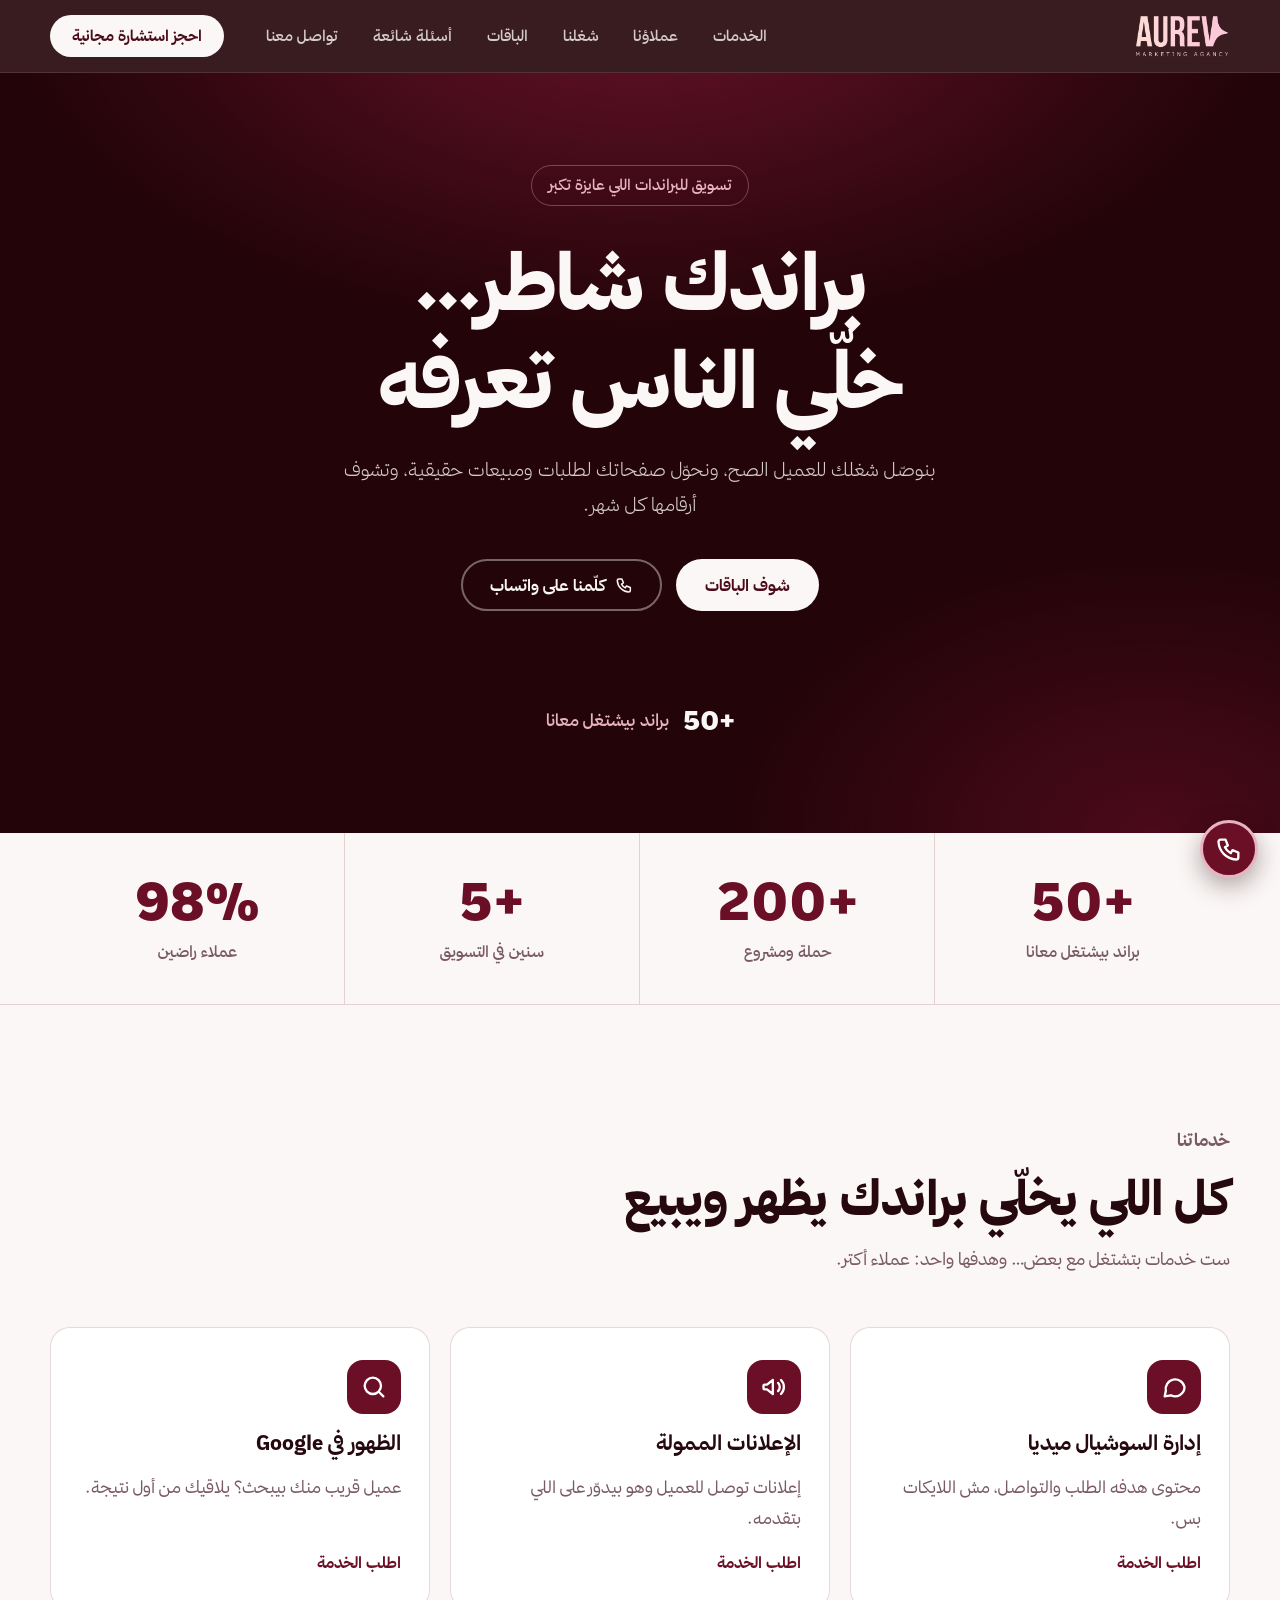
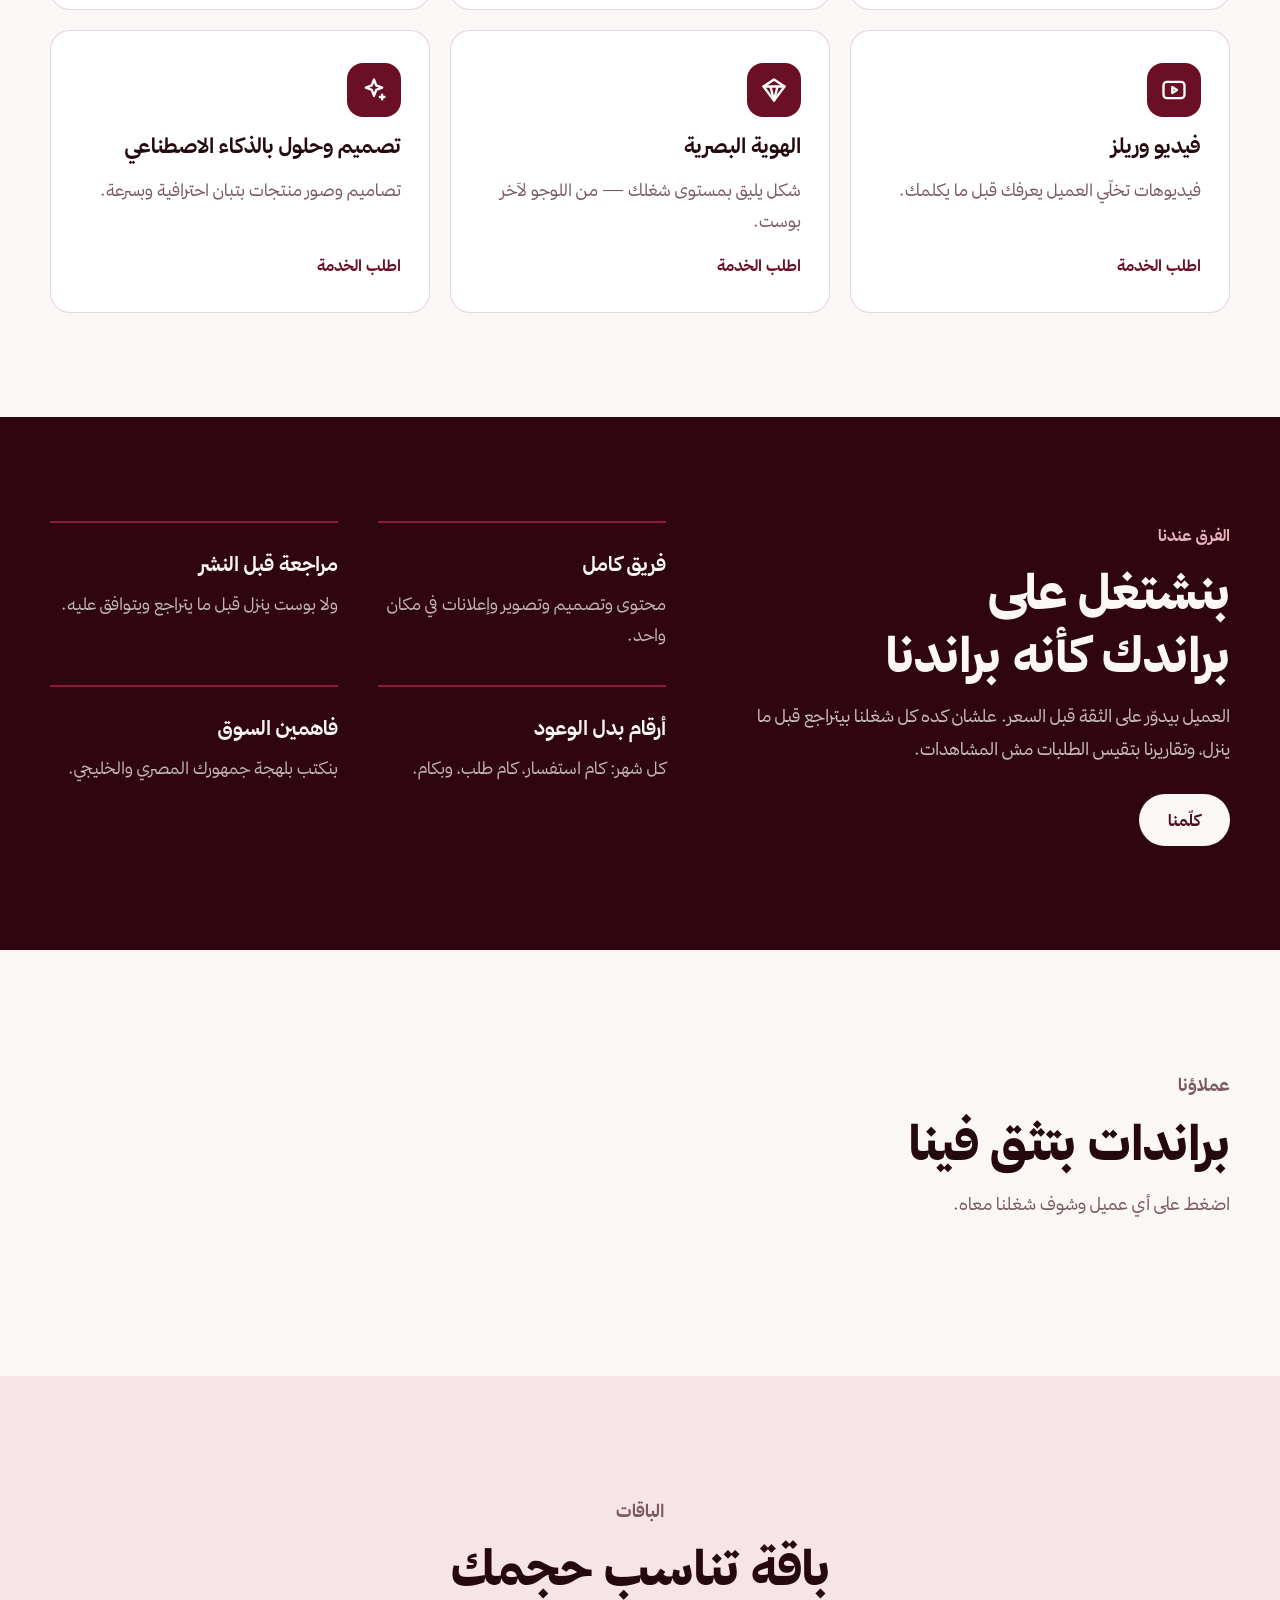
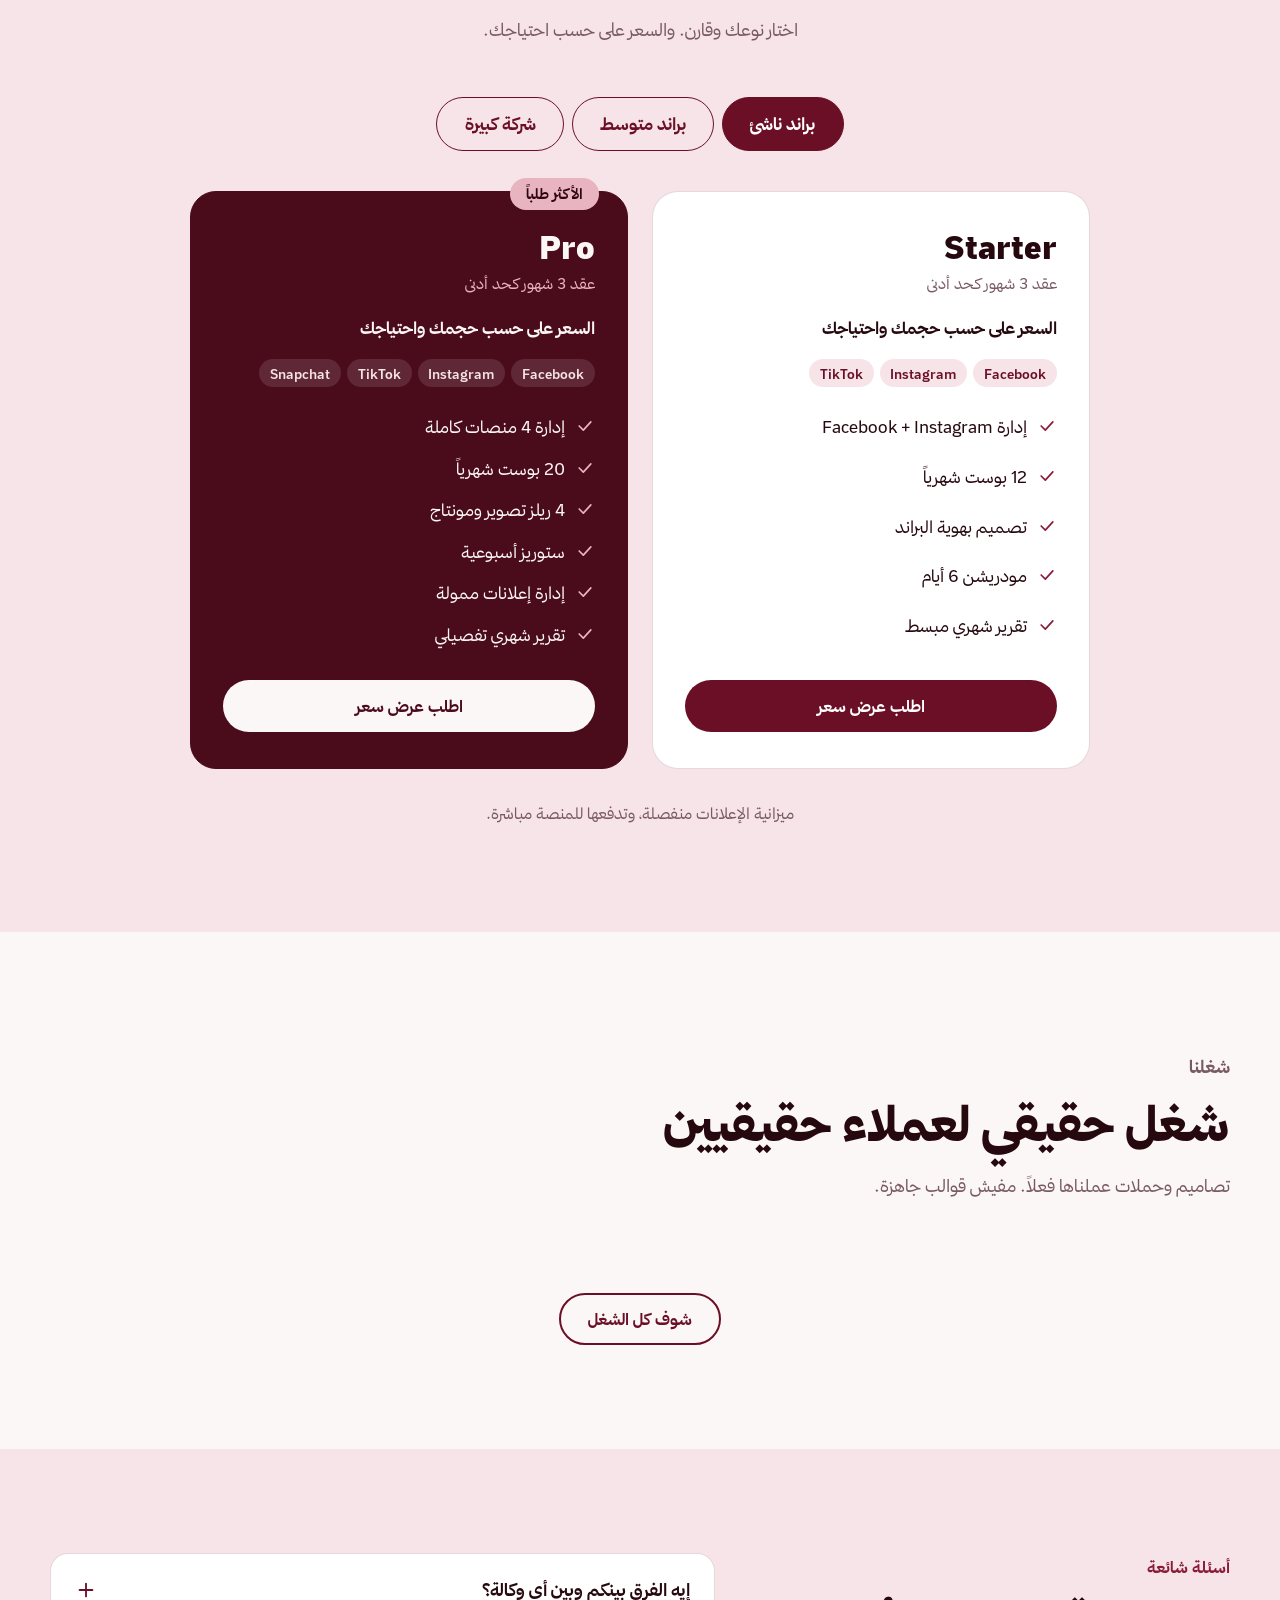
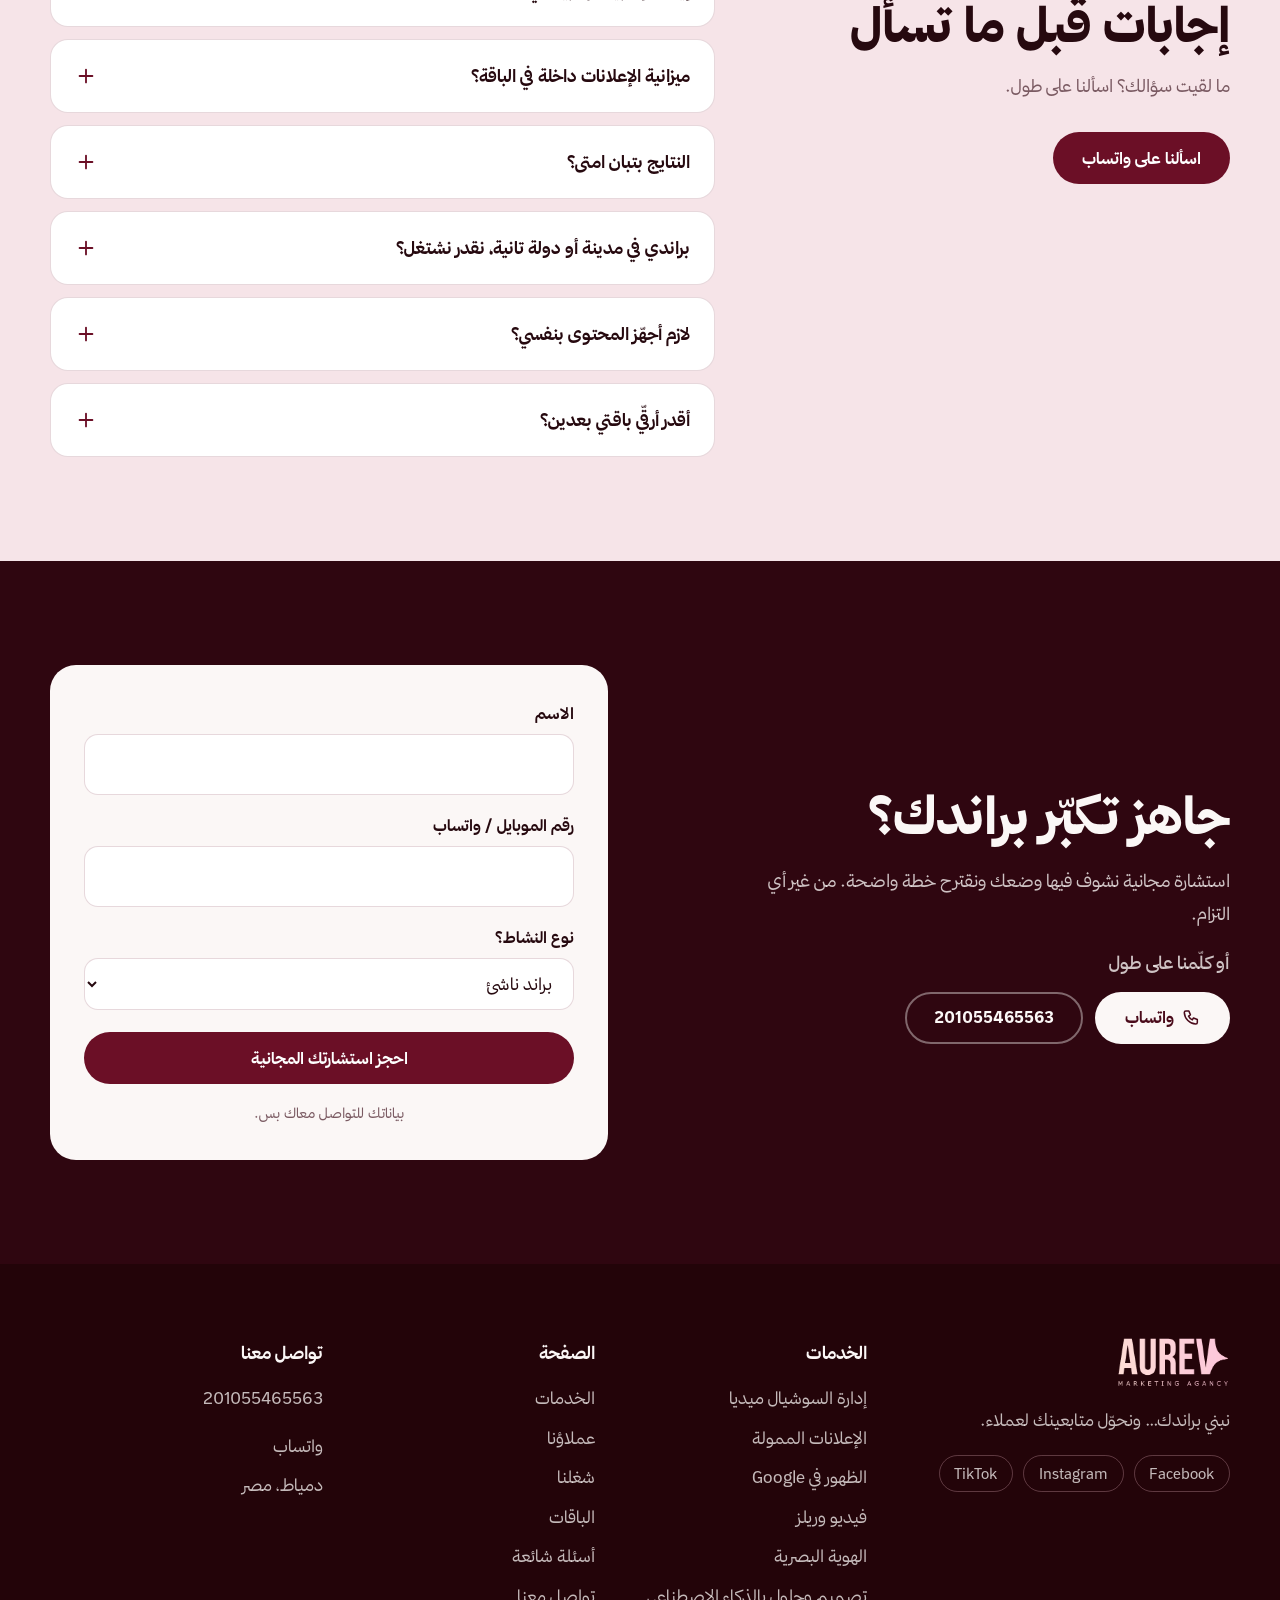
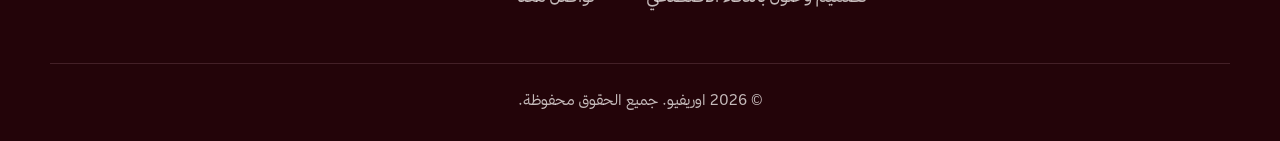
<file: index.html>
<!DOCTYPE html>
<html lang="ar" dir="rtl">
<head>
  <meta charset="UTF-8">
  <meta name="viewport" content="width=device-width, initial-scale=1">
  <title>اوريفيو | وكالة تسويق للبراندات</title>
  <meta name="description" content="اوريفيو وكالة تسويق: سوشيال ميديا، إعلانات ممولة، ظهور في Google، فيديو وهوية بصرية — مع تقرير بالأرقام كل شهر.">
  <meta name="theme-color" content="#2a050e">
  <meta property="og:title" content="اوريفيو | وكالة تسويق للبراندات">
  <meta property="og:description" content="نبني براندك ونحوّل متابعينك لعملاء. سوشيال ميديا، إعلانات، فيديو وهوية بصرية.">
  <meta property="og:type" content="website">
  <meta property="og:locale" content="ar_EG">
  <link rel="icon" href="icon.png">
  <link rel="preload" href="thmanyahsans-Bold.woff2" as="font" type="font/woff2" crossorigin>
  <link rel="preload" href="thmanyahsans-Regular.woff2" as="font" type="font/woff2" crossorigin>
  <link rel="stylesheet" href="style.css">
</head>
<body>
  <a class="skip" href="#main">تخطّي للمحتوى</a>

  <header class="header" id="header"></header>

  <main id="main">
    <section class="hero" id="hero"></section>
    <section class="stats" id="stats" aria-label="أرقامنا"></section>
    <section class="section" id="services"></section>
    <section class="section section-dark" id="difference"></section>
    <section class="section" id="clients"></section>
    <section class="section section-tint" id="packages"></section>
    <section class="section" id="work"></section>
    <section class="section section-tint" id="faq"></section>
    <section class="section section-dark" id="contact"></section>
  </main>

  <footer class="footer" id="footer"></footer>

  <a class="wa-float" id="waFloat" target="_blank" rel="noopener" aria-label="كلّمنا على واتساب"></a>

  <noscript><p style="padding:2rem;text-align:center">الموقع محتاج JavaScript علشان يتعرض صح.</p></noscript>

  <script>
    /* لو في ملف ماتحمّلش أو في خطأ، بيظهر السبب بدل صفحة بيضا */
    window.addEventListener("error", function (e) {
      var m = document.getElementById("main"); if (!m || m.querySelector("h1")) return;
      var what = e.target && (e.target.src || e.target.href) ? "الملف ده ماتحمّلش: " + (e.target.src || e.target.href) : "خطأ: " + e.message;
      m.innerHTML = '<div style="padding:48px 20px;max-width:640px;margin:auto;font:17px/1.9 Tahoma,Arial,sans-serif;color:#6b0f26"><b>الموقع مش قادر يتحمّل.</b><br>' + what.replace(/</g, "&lt;") + "<br><small>اتأكد إن كل الملفات (style.css و main.js و content.js والخطوط والصور) مرفوعة جنب index.html في نفس المستوى.</small></div>";
    }, true);
  </script>
  <script src="content.js"></script>
  <script src="main.js"></script>
</body>
</html>
</file>
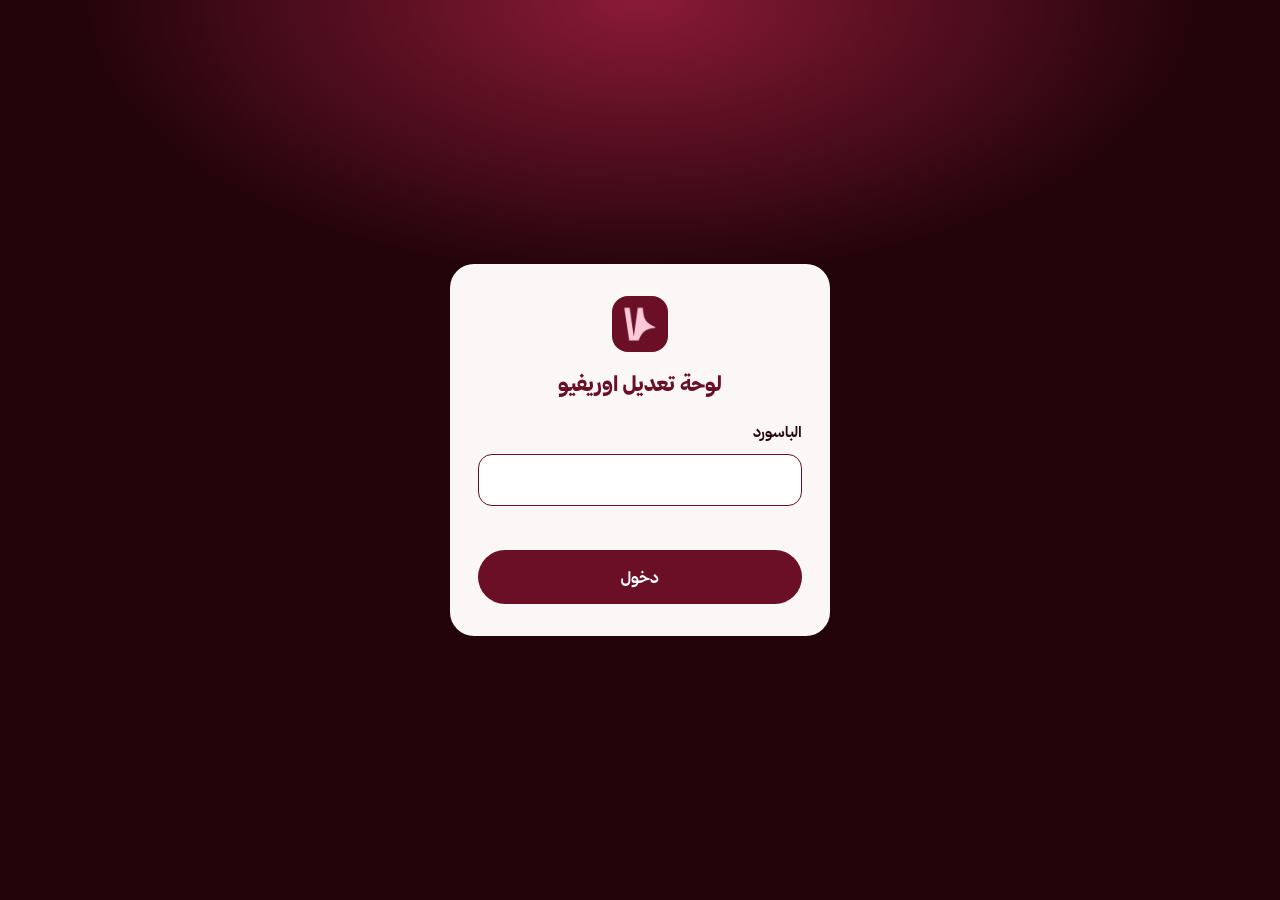
<file: admin.html>
<!DOCTYPE html>
<html lang="ar" dir="rtl">
<head>
  <meta charset="UTF-8">
  <meta name="viewport" content="width=device-width, initial-scale=1">
  <meta name="robots" content="noindex, nofollow">
  <title>لوحة تعديل موقع اوريفيو</title>
  <link rel="icon" href="icon.png">
  <link rel="stylesheet" href="admin.css">
  <script src="auth.js"></script>
  <script src="gate.js"></script>
</head>
<body>
  <header class="bar">
    <div class="bar-title">
      <img src="icon.png" alt="">
      <b>لوحة التعديل</b>
    </div>
    <div class="bar-actions">
      <button class="b b-ghost" id="btnPreview" type="button">تحديث المعاينة</button>
      <button class="b b-light" id="btnExport" type="button">تحميل الملفات (ZIP)</button>
    </div>
  </header>

  <nav class="mtabs" id="mtabs">
    <button type="button" class="on" data-p="edit">تعديل</button>
    <button type="button" data-p="view">معاينة</button>
  </nav>

  <div class="layout" id="layout" data-pane="edit">
    <section class="editor" id="editor" aria-label="المحتوى"></section>
    <section class="preview" aria-label="معاينة الموقع">
      <iframe id="frame" src="index.html" title="معاينة الموقع"></iframe>
    </section>
  </div>

  <dialog id="doneDialog">
    <h2>الملفات اتحمّلت ✅</h2>
    <ol>
      <li>فكّ ضغط <b>aurevo-update.zip</b>.</li>
      <li>هتلاقي ملف <b>content.js</b> الجديد، والصور اللي رفعتها (أسماؤها بتبدأ بـ <b>u-</b>).</li>
      <li>على GitHub: افتح الـ Repository واضغط <b>Add file ← Upload files</b>.</li>
      <li>اختار كل الملفات دي (content.js والصور)، واضغط <b>Commit changes</b>.</li>
      <li>بعد دقيقة الموقع يتحدّث.</li>
    </ol>
    <button class="b b-wine" id="closeDone" type="button">تمام</button>
  </dialog>

  <script src="content.js"></script>
  <script src="admin.js"></script>
</body>
</html>
</file>
<file: style.css>
/* ===================== الخطوط ===================== */
@font-face{font-family:"Thmanyah Sans";font-weight:300;font-style:normal;font-display:swap;
  src:url("thmanyahsans-Light.woff2") format("woff2")}
@font-face{font-family:"Thmanyah Sans";font-weight:400;font-style:normal;font-display:swap;
  src:url("thmanyahsans-Regular.woff2") format("woff2")}
@font-face{font-family:"Thmanyah Sans";font-weight:500;font-style:normal;font-display:swap;
  src:url("thmanyahsans-Medium.woff2") format("woff2")}
@font-face{font-family:"Thmanyah Sans";font-weight:700;font-style:normal;font-display:swap;
  src:url("thmanyahsans-Bold.woff2") format("woff2")}
@font-face{font-family:"Thmanyah Sans";font-weight:900;font-style:normal;font-display:swap;
  src:url("thmanyahsans-Black.woff2") format("woff2")}

/* ===================== الألوان (غيّرها من هنا) ===================== */
:root{
  --wine-950:#230409;
  --wine-900:#2f0610;
  --wine-800:#4a0b1b;
  --wine-700:#6b0f26;   /* البيرجاندي الأساسي */
  --wine-600:#8a1a37;
  --rose-300:#e8b4c0;
  --rose-100:#f6e4e8;
  --cream:#fbf7f6;
  --white:#ffffff;
  --ink:#26090f;
  --muted:#7a5a62;
  --line:rgba(107,15,38,.16);
  --radius:20px;
  --font:"Thmanyah Sans","Segoe UI",Tahoma,Arial,sans-serif;
}

*,*::before,*::after{box-sizing:border-box}
html{scroll-behavior:smooth;scroll-padding-top:84px}
body{margin:0;font-family:var(--font);font-weight:400;font-size:17px;line-height:1.85;color:var(--ink);background:var(--cream);-webkit-font-smoothing:antialiased}
img{max-width:100%;display:block}
a{color:inherit;text-decoration:none}
h1,h2,h3,p{margin:0}
button,input,select{font:inherit;color:inherit}
:focus-visible{outline:3px solid var(--rose-300);outline-offset:3px;border-radius:8px}
.skip{position:absolute;top:-60px;right:12px;background:var(--cream);color:var(--wine-700);padding:8px 16px;border-radius:10px;z-index:200;font-weight:700}
.skip:focus{top:12px}
.container{width:min(1180px,100% - 40px);margin-inline:auto}

/* ===================== الأزرار ===================== */
.btn{display:inline-flex;align-items:center;justify-content:center;gap:.55em;padding:.8em 1.7em;border-radius:999px;font-weight:700;font-size:1rem;line-height:1.4;border:2px solid transparent;cursor:pointer;transition:background .2s,color .2s,border-color .2s,transform .2s}
.btn:active{transform:scale(.98)}
.btn-light{background:var(--cream);color:var(--wine-800)}
.btn-light:hover{background:var(--rose-100)}
.btn-wine{background:var(--wine-700);color:var(--white)}
.btn-wine:hover{background:var(--wine-600)}
.btn-ghost{border-color:rgba(251,247,246,.4);color:var(--cream)}
.btn-ghost:hover{border-color:var(--cream);background:rgba(251,247,246,.08)}
.btn-line{border-color:var(--wine-700);color:var(--wine-700)}
.btn-line:hover{background:var(--wine-700);color:var(--white)}
.btn svg{width:1.15em;height:1.15em;flex:none}

/* ===================== الهيدر ===================== */
.header{position:sticky;top:0;z-index:100;background:rgba(35,4,9,.9);backdrop-filter:blur(14px);-webkit-backdrop-filter:blur(14px);border-bottom:1px solid rgba(232,180,192,.14)}
.header-in{display:flex;align-items:center;gap:28px;height:72px}
.logo{display:flex;align-items:center;gap:12px;color:var(--cream)}
.logo img{width:40px;height:40px;border-radius:12px}
.logo.logo-wide img{width:auto;height:44px;border-radius:0}
.footer .logo.logo-wide img{height:52px}
.logo-text{display:flex;flex-direction:column;line-height:1.15}
.logo-text b{font-weight:900;font-size:1.3rem}
.logo-text small{font-weight:300;font-size:.78rem;color:var(--rose-300)}
.nav{display:flex;gap:6px;margin-inline-start:auto}
.nav a{padding:.45em .95em;border-radius:999px;color:rgba(251,247,246,.8);font-weight:500;font-size:.95rem;transition:color .2s,background .2s}
.nav a:hover{color:var(--white);background:rgba(251,247,246,.08)}
.header .btn{padding:.55em 1.3em;font-size:.95rem}
.burger{display:none;margin-inline-start:auto;background:none;border:0;width:44px;height:44px;border-radius:12px;cursor:pointer;color:var(--cream)}
.burger svg{width:26px;height:26px}
.mobile-menu{display:none}

/* ===================== الهيرو ===================== */
.hero{position:relative;color:var(--cream);text-align:center;overflow:hidden;
  background:
    radial-gradient(900px 480px at 50% -10%,rgba(138,26,55,.65),transparent 70%),
    radial-gradient(600px 400px at 90% 100%,rgba(107,15,38,.55),transparent 70%),
    var(--wine-950)}
.hero-in{padding:92px 0 56px;max-width:880px;margin-inline:auto}
.hero-kicker{display:inline-block;padding:.35em 1.1em;border:1px solid rgba(232,180,192,.35);border-radius:999px;color:var(--rose-300);font-weight:500;font-size:.95rem;margin-bottom:26px}
.hero h1{text-wrap:balance;font-weight:900;font-size:clamp(2.5rem,6.4vw,4.9rem);line-height:1.25;letter-spacing:-.01em}
.hero p.lead{margin:24px auto 0;max-width:640px;font-size:1.2rem;font-weight:300;color:rgba(251,247,246,.82)}
.hero-actions{display:flex;flex-wrap:wrap;gap:14px;justify-content:center;margin-top:36px}

.marquee-wrap{padding:28px 0 64px}
.marquee-label{display:flex;align-items:center;justify-content:center;gap:14px;margin-bottom:24px;color:var(--rose-300);font-weight:500}
.marquee-label b{font-weight:900;font-size:1.7rem;color:var(--cream)}
.marquee{direction:ltr;overflow:hidden;mask-image:linear-gradient(90deg,transparent,#000 12%,#000 88%,transparent);-webkit-mask-image:linear-gradient(90deg,transparent,#000 12%,#000 88%,transparent)}
.marquee-track{display:flex;width:max-content;gap:18px;animation:scroll 38s linear infinite}
.marquee:hover .marquee-track{animation-play-state:paused}
.marquee a,.marquee span.chip{flex:none;display:flex;align-items:center;gap:12px;direction:rtl;padding:10px 20px 10px 14px;border:1px solid rgba(232,180,192,.2);border-radius:999px;background:rgba(251,247,246,.04);transition:background .2s}
.marquee a:hover{background:rgba(251,247,246,.1)}
.marquee img{width:38px;height:38px;border-radius:50%;object-fit:cover;background:var(--wine-800)}
.marquee b{font-weight:500;font-size:.95rem;white-space:nowrap}
@keyframes scroll{to{transform:translateX(-50%)}}

/* ===================== الأرقام ===================== */
.stats{background:var(--cream);border-bottom:1px solid var(--line)}
.stats-in{display:grid;grid-template-columns:repeat(4,1fr)}
.stat{padding:38px 16px;text-align:center}
.stat + .stat{border-inline-start:1px solid var(--line)}
.stat b{display:block;font-weight:900;font-size:clamp(2.2rem,4.5vw,3.3rem);line-height:1.1;color:var(--wine-700)}
.stat span{display:block;margin-top:8px;color:var(--muted);font-weight:500;font-size:.98rem}

/* ===================== الأقسام ===================== */
.section{padding:104px 0}
.section-dark{background:var(--wine-900);color:var(--cream)}
.section-tint{background:var(--rose-100)}
.sec-head{max-width:640px;margin-bottom:52px}
.sec-head.center{margin-inline:auto;text-align:center}
.kicker{color:var(--wine-600);font-weight:700;font-size:1rem;margin-bottom:10px}
.section-dark .kicker{color:var(--rose-300)}
.sec-head h2,.split-text h2{text-wrap:balance;font-weight:900;font-size:clamp(1.9rem,4vw,3rem);line-height:1.3}
.sec-head p,.split-text p.sub{margin-top:14px;font-size:1.1rem;color:var(--muted)}
.section-dark .sec-head p,.section-dark .split-text p.sub{color:rgba(251,247,246,.75)}

/* ===================== الخدمات ===================== */
.services-grid{display:grid;grid-template-columns:repeat(3,1fr);gap:20px}
.service{display:flex;flex-direction:column;gap:14px;padding:32px 28px;background:var(--white);border:1px solid var(--line);border-radius:var(--radius);transition:border-color .2s,background .2s}
.service:hover{border-color:var(--wine-700)}
.service .ico{width:54px;height:54px;border-radius:16px;display:grid;place-items:center;background:var(--wine-700);color:var(--white)}
.service .ico svg{width:28px;height:28px}
.service h3{font-weight:700;font-size:1.3rem;line-height:1.4}
.service p{color:var(--muted);flex:1}
.service .more{font-weight:700;color:var(--wine-700);font-size:.98rem}
.service:hover .more{text-decoration:underline;text-underline-offset:5px}

/* ===================== الفرق عندنا ===================== */
.split{display:grid;grid-template-columns:1fr 1.25fr;gap:72px;align-items:start}
.split-text .btn{margin-top:30px}
.diff-grid{display:grid;grid-template-columns:1fr 1fr;gap:34px 40px}
.diff-item{padding-top:22px;border-top:2px solid var(--wine-600)}
.diff-item h3{font-weight:700;font-size:1.25rem;margin-bottom:6px}
.diff-item p{color:rgba(251,247,246,.72)}

/* ===================== العملاء ===================== */
.clients-grid{display:grid;grid-template-columns:repeat(3,1fr);gap:18px}
.client{display:flex;align-items:center;gap:18px;padding:20px 22px;background:var(--white);border:1px solid var(--line);border-radius:var(--radius);transition:border-color .2s}
a.client:hover{border-color:var(--wine-700)}
.client img{width:72px;height:72px;border-radius:50%;object-fit:cover;flex:none;background:var(--rose-100)}
.client b{display:block;font-weight:700;font-size:1.1rem;line-height:1.4}
.client small{color:var(--muted);font-size:.95rem}

/* ===================== الباقات ===================== */
.tabs{display:flex;flex-wrap:wrap;gap:8px;justify-content:center;margin-bottom:40px}
.tab{padding:.6em 1.6em;border-radius:999px;border:1.5px solid var(--wine-700);background:transparent;color:var(--wine-700);font-weight:700;cursor:pointer;transition:background .2s,color .2s}
.tab:hover{background:rgba(107,15,38,.08)}
.tab[aria-selected="true"]{background:var(--wine-700);color:var(--white)}
.plans{display:grid;grid-template-columns:repeat(2,1fr);gap:24px;max-width:900px;margin-inline:auto}
.plan{position:relative;display:flex;flex-direction:column;padding:36px 32px;background:var(--white);border:1px solid var(--line);border-radius:26px}
.plan.featured{background:var(--wine-800);color:var(--cream);border-color:var(--wine-800)}
.plan-badge{position:absolute;top:-14px;inset-inline-start:28px;background:var(--rose-300);color:var(--wine-900);font-weight:700;font-size:.9rem;padding:.2em 1.1em;border-radius:999px}
.plan h3{font-weight:900;font-size:2rem;line-height:1.2}
.plan .contract{margin-top:4px;font-size:.95rem;color:var(--muted)}
.plan.featured .contract{color:var(--rose-300)}
.plan .price{margin-top:14px;font-weight:700;font-size:1.05rem}
.platforms{display:flex;flex-wrap:wrap;gap:6px;margin-top:16px}
.platforms span{padding:.1em .8em;border-radius:999px;font-size:.85rem;font-weight:500;background:var(--rose-100);color:var(--wine-700)}
.plan.featured .platforms span{background:rgba(251,247,246,.12);color:var(--rose-100)}
.plan ul{list-style:none;margin:24px 0 30px;padding:0;display:grid;gap:10px;flex:1}
.plan li{display:flex;gap:10px;align-items:flex-start}
.plan li svg{flex:none;width:20px;height:20px;margin-top:5px;color:var(--wine-600)}
.plan.featured li svg{color:var(--rose-300)}
.plan .btn{width:100%}
.plan.featured .btn{background:var(--cream);color:var(--wine-800)}
.plan.featured .btn:hover{background:var(--rose-100)}
.pkg-note{margin-top:30px;text-align:center;color:var(--muted);font-size:.98rem}

/* ===================== الشغل ===================== */
.work-grid{display:grid;grid-template-columns:repeat(4,1fr);gap:16px}
.work-item{position:relative;display:block;aspect-ratio:4/5;overflow:hidden;border-radius:var(--radius);background:var(--wine-800)}
.work-item img{width:100%;height:100%;object-fit:cover;transition:transform .5s}
a.work-item:hover img{transform:scale(1.05)}
.work-cap{position:absolute;inset:auto 0 0 0;padding:44px 18px 16px;color:var(--white);background:linear-gradient(to top,rgba(35,4,9,.92),transparent)}
.work-cap b{display:block;font-weight:700;line-height:1.45}
.work-cap small{font-weight:300;color:var(--rose-300)}
.work-open{position:absolute;top:14px;inset-inline-start:14px;width:38px;height:38px;border-radius:50%;display:grid;place-items:center;background:var(--cream);color:var(--wine-700);opacity:0;transition:opacity .2s}
a.work-item:hover .work-open,a.work-item:focus-visible .work-open{opacity:1}
.work-open svg{width:18px;height:18px}
.work-more{margin-top:40px;text-align:center}

/* ===================== الأسئلة ===================== */
.faq-split{display:grid;grid-template-columns:1fr 1.5fr;gap:72px;align-items:start}
.faq-split .split-text{position:sticky;top:110px}
.faq-list{display:grid;gap:12px}
.faq-list details{background:var(--white);border:1px solid var(--line);border-radius:18px;padding:0 24px}
.faq-list summary{list-style:none;cursor:pointer;display:flex;justify-content:space-between;align-items:center;gap:16px;padding:20px 0;font-weight:700;font-size:1.08rem}
.faq-list summary::-webkit-details-marker{display:none}
.faq-list summary svg{flex:none;width:22px;height:22px;color:var(--wine-700);transition:transform .25s}
.faq-list details[open] summary svg{transform:rotate(45deg)}
.faq-list details p{padding:0 0 22px;color:var(--muted)}

/* ===================== التواصل ===================== */
.cta-split{display:grid;grid-template-columns:1fr 1fr;gap:64px;align-items:center}
.cta-info h2{font-weight:900;font-size:clamp(2rem,4.4vw,3.2rem);line-height:1.3}
.cta-info p{margin-top:16px;font-size:1.12rem;color:rgba(251,247,246,.78);max-width:480px}
.cta-or{margin-top:34px;color:var(--rose-300);font-weight:500}
.cta-links{display:flex;flex-wrap:wrap;gap:12px;margin-top:12px}
.form{display:grid;gap:16px;padding:34px;background:var(--cream);color:var(--ink);border-radius:26px}
.field{display:grid;gap:6px}
.field label{font-weight:700;font-size:.98rem}
.field input,.field select{width:100%;padding:.8em 1em;background:var(--white);border:1.5px solid var(--line);border-radius:14px;transition:border-color .2s}
.field input:focus,.field select:focus{outline:none;border-color:var(--wine-700)}
.form .btn{width:100%;margin-top:6px}
.form small{text-align:center;color:var(--muted)}

/* ===================== الفوتر ===================== */
.footer{background:var(--wine-950);color:rgba(251,247,246,.75);padding:72px 0 28px}
.footer-grid{display:grid;grid-template-columns:1.4fr 1fr 1fr 1.2fr;gap:44px}
.footer .logo{margin-bottom:16px}
.footer h3{color:var(--cream);font-weight:700;font-size:1.1rem;margin-bottom:14px}
.footer ul{list-style:none;margin:0;padding:0;display:grid;gap:8px}
.footer a:hover{color:var(--white);text-decoration:underline;text-underline-offset:4px}
.social{display:flex;gap:10px;margin-top:20px;flex-wrap:wrap}
.social a{padding:.25em 1em;border:1px solid rgba(232,180,192,.3);border-radius:999px;font-size:.92rem}
.social a:hover{background:rgba(251,247,246,.08);text-decoration:none}
.copy{margin-top:52px;padding-top:22px;border-top:1px solid rgba(232,180,192,.16);text-align:center;font-size:.92rem}

/* ===================== واتساب العائم ===================== */
.wa-float{position:fixed;bottom:22px;inset-inline-start:22px;z-index:90;width:58px;height:58px;border-radius:50%;display:grid;place-items:center;background:var(--wine-700);color:var(--white);border:3px solid var(--rose-300);box-shadow:0 8px 24px rgba(35,4,9,.35);transition:transform .2s,background .2s}
.wa-float:hover{background:var(--wine-600);transform:scale(1.06)}
.wa-float svg{width:28px;height:28px}

/* ===================== موبايل وتابلت ===================== */
@media (max-width:1020px){
  .services-grid,.clients-grid{grid-template-columns:repeat(2,1fr)}
  .work-grid{grid-template-columns:repeat(3,1fr)}
  .split,.faq-split,.cta-split{grid-template-columns:1fr;gap:44px}
  .faq-split .split-text{position:static}
  .footer-grid{grid-template-columns:1fr 1fr}
}
@media (max-width:860px){
  .nav,.header .btn{display:none}
  .burger{display:grid;place-items:center}
  .mobile-menu.open{display:grid;gap:4px;padding:8px 20px 22px;background:var(--wine-950);border-bottom:1px solid rgba(232,180,192,.14)}
  .mobile-menu a{padding:.8em 1em;border-radius:12px;color:var(--cream);font-weight:500}
  .mobile-menu a:hover{background:rgba(251,247,246,.08)}
  .mobile-menu .btn{margin-top:10px}
}
@media (max-width:640px){
  body{font-size:16px}
  .section{padding:72px 0}
  .hero-in{padding:64px 0 36px}
  .stats-in{grid-template-columns:repeat(2,1fr)}
  .stat:nth-child(3){border-inline-start:0}
  .stat:nth-child(n+3){border-top:1px solid var(--line)}
  .services-grid,.clients-grid,.plans,.diff-grid{grid-template-columns:1fr}
  .work-grid{grid-template-columns:repeat(2,1fr);gap:12px}
  .work-cap{padding:30px 12px 12px;font-size:.9rem}
  .form{padding:24px}
  .footer-grid{grid-template-columns:1fr}
}
@media (prefers-reduced-motion:reduce){
  html{scroll-behavior:auto}
  .marquee-track{animation:none}
  *{transition:none!important}
}
</file>
<file: admin.css>
@font-face{font-family:"Thmanyah Sans";font-weight:400;src:url("thmanyahsans-Regular.woff2") format("woff2")}
@font-face{font-family:"Thmanyah Sans";font-weight:500;src:url("thmanyahsans-Medium.woff2") format("woff2")}
@font-face{font-family:"Thmanyah Sans";font-weight:700;src:url("thmanyahsans-Bold.woff2") format("woff2")}
@font-face{font-family:"Thmanyah Sans";font-weight:900;src:url("thmanyahsans-Black.woff2") format("woff2")}

:root{--w950:#230409;--w900:#2f0610;--w800:#4a0b1b;--w700:#6b0f26;--w600:#8a1a37;--r300:#e8b4c0;--r100:#f6e4e8;--cream:#fbf7f6;--ink:#26090f;--muted:#7a5a62;--line:rgba(107,15,38,.18);--font:"Thmanyah Sans","Segoe UI",Tahoma,Arial,sans-serif}
*,*::before,*::after{box-sizing:border-box}
html,body{height:100%}
body{margin:0;font-family:var(--font);font-size:16px;line-height:1.7;color:var(--ink);background:var(--cream);display:flex;flex-direction:column}
button,input,select,textarea{font:inherit;color:inherit}
:focus-visible{outline:3px solid var(--r300);outline-offset:2px}

.bar{flex:none;display:flex;align-items:center;justify-content:space-between;gap:12px;padding:10px 20px;background:var(--w950);color:var(--cream)}
.bar-title{display:flex;align-items:center;gap:10px;font-size:1.1rem}
.bar-title img{width:34px;height:34px;border-radius:10px}
.bar-actions{display:flex;gap:8px;flex-wrap:wrap}
.b{padding:.5em 1.2em;border-radius:999px;border:2px solid transparent;font-weight:700;cursor:pointer;transition:background .2s}
.b-light{background:var(--cream);color:var(--w800)}.b-light:hover{background:var(--r100)}
.b-ghost{border-color:rgba(251,247,246,.4);background:none;color:var(--cream)}.b-ghost:hover{background:rgba(251,247,246,.1)}
.b-wine{background:var(--w700);color:#fff}.b-wine:hover{background:var(--w600)}
.b-sm{padding:.2em .8em;font-size:.88rem;border-color:var(--line);background:#fff;color:var(--w700)}
.b-sm:hover{background:var(--r100)}
.b-del{color:#b3261e}

.mtabs{display:none}
.layout{flex:1;min-height:0;display:grid;grid-template-columns:minmax(380px,560px) 1fr}
.editor{overflow-y:auto;padding:18px 20px 80px;background:#fff;border-inline-end:1px solid var(--line)}
.preview{background:var(--w900);padding:14px;min-width:0}
.preview iframe{width:100%;height:100%;border:0;border-radius:14px;background:var(--cream)}

.sec{border:1px solid var(--line);border-radius:16px;margin-bottom:12px;background:var(--cream)}
.sec>summary{cursor:pointer;list-style:none;padding:14px 18px;font-weight:900;font-size:1.1rem;color:var(--w700);display:flex;justify-content:space-between;align-items:center}
.sec>summary::-webkit-details-marker{display:none}
.sec>summary::after{content:"＋";font-weight:400}
.sec[open]>summary::after{content:"－"}
.sec-body{padding:4px 18px 18px;display:grid;gap:14px}

.fld{display:grid;gap:4px}
.fld>label,.lg{font-weight:700;font-size:.92rem;color:var(--w800)}
.fld input,.fld textarea,.fld select{width:100%;padding:.55em .8em;border:1.5px solid var(--line);border-radius:12px;background:#fff}
.fld textarea{min-height:84px;resize:vertical}
.fld input:focus,.fld textarea:focus,.fld select:focus{outline:none;border-color:var(--w700)}
.ltr{direction:ltr;text-align:left}

.grp{border:1px dashed var(--line);border-radius:14px;padding:12px 14px;display:grid;gap:12px}
.grp>.lg{margin:-2px 0 0}

.list{display:grid;gap:10px}
.item{border:1px solid var(--line);border-radius:14px;background:#fff}
.item>summary{cursor:pointer;list-style:none;display:flex;align-items:center;gap:8px;padding:10px 12px}
.item>summary::-webkit-details-marker{display:none}
.item .sum{flex:1;font-weight:500;overflow:hidden;text-overflow:ellipsis;white-space:nowrap}
.item .tools{display:flex;gap:4px}
.item-body{padding:4px 14px 14px;display:grid;gap:12px}

.img{display:grid;grid-template-columns:72px 1fr;gap:10px;align-items:start}
.img .thumb{width:72px;height:72px;border-radius:12px;background:var(--r100) center/cover no-repeat;border:1px solid var(--line)}
.img .col{display:grid;gap:6px}
.img .row{display:flex;gap:6px}
.img .row input{flex:1}

dialog{border:0;border-radius:20px;padding:28px;max-width:460px;font-family:var(--font);line-height:1.9}
dialog::backdrop{background:rgba(35,4,9,.6)}
dialog h2{margin:0 0 8px}
dialog ol{padding-inline-start:22px;margin:0 0 18px}
.toast{position:fixed;bottom:18px;inset-inline-start:18px;background:var(--w800);color:#fff;padding:.6em 1.2em;border-radius:12px;z-index:50}

@media (max-width:900px){
  .mtabs{display:flex;gap:6px;padding:8px 12px;background:var(--w900)}
  .mtabs button{flex:1;padding:.5em;border-radius:999px;border:1.5px solid rgba(251,247,246,.3);background:none;color:var(--cream);font-weight:700;cursor:pointer}
  .mtabs button.on{background:var(--cream);color:var(--w800)}
  .layout{grid-template-columns:1fr}
  .layout[data-pane="edit"] .preview,.layout[data-pane="view"] .editor{display:none}
  .bar-actions .b-ghost{display:none}
}

/* بوابة الدخول */
html.locked .bar,html.locked .mtabs,html.locked .layout{display:none!important}
.gate{position:fixed;inset:0;z-index:100;display:grid;place-items:center;padding:20px;background:radial-gradient(800px 400px at 50% 0,#8a1a37,transparent 70%),#230409}
.gate-card{width:min(380px,100%);display:grid;gap:10px;padding:32px 28px;border-radius:24px;background:var(--cream);text-align:center}
.gate-card img{width:56px;height:56px;border-radius:16px;margin:0 auto}
.gate-card h1{margin:4px 0 8px;font-size:1.3rem;font-weight:900;color:var(--w700)}
.gate-card label{text-align:start;font-weight:700;font-size:.92rem}
.gate-card input{width:100%;padding:.7em 1em;border:1.5px solid var(--line);border-radius:14px;background:#fff;direction:ltr;text-align:left}
.gate-card input:focus{outline:none;border-color:var(--w700)}
.gate-err{margin:0;min-height:1.6em;color:#b3261e;font-weight:500;font-size:.95rem}
.gate-card .b{padding:.7em;font-size:1rem}
</file>
